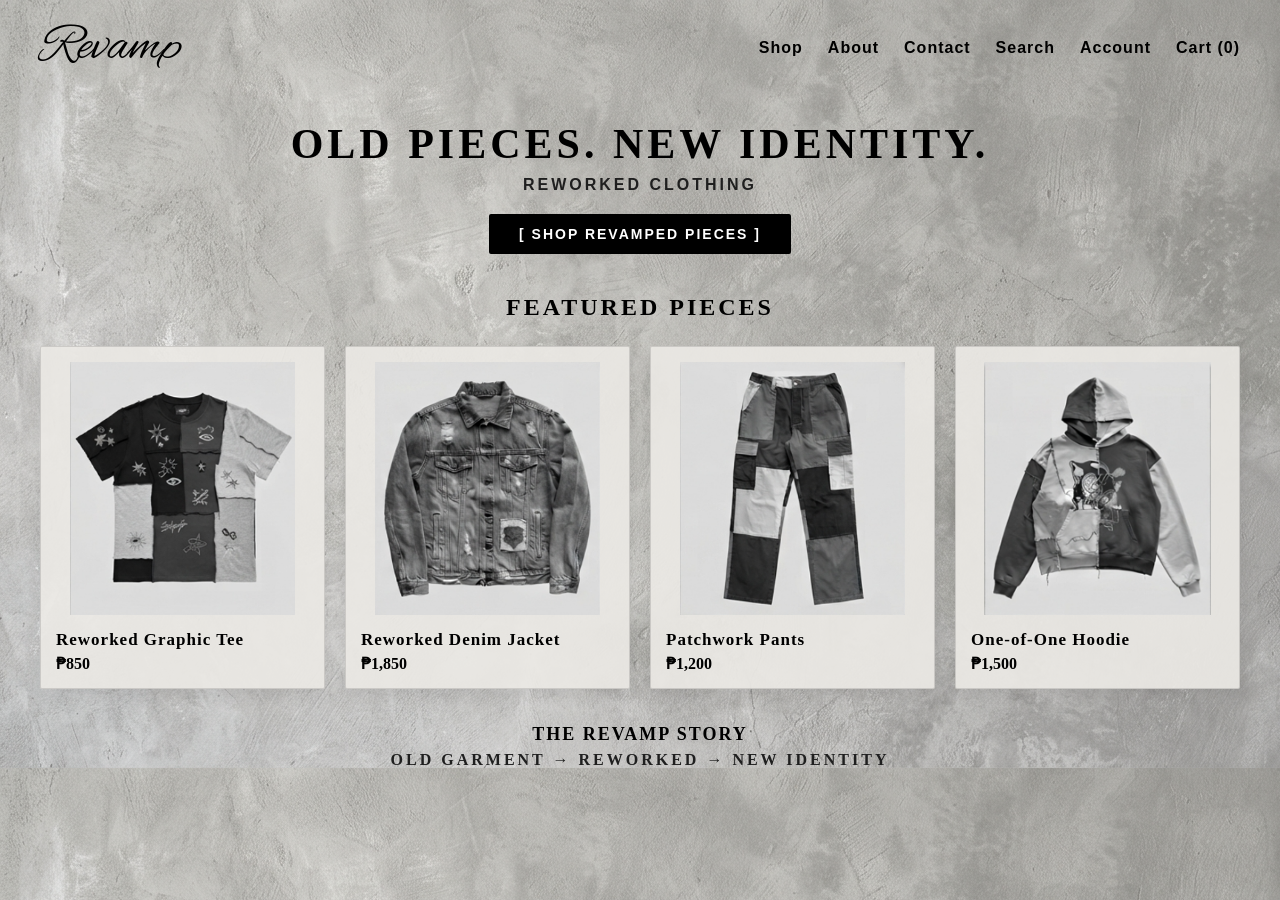
<file: Revamp/Revamp/website/index.html>
<!DOCTYPE html>
<html lang="en">
<head>
    <meta charset="UTF-8">
    <meta name="viewport" content="width=device-width, initial-scale=1.0">
    <title>Revamp - Reworked Clothing</title>
    <link rel="preconnect" href="https://fonts.googleapis.com">
    <link rel="preconnect" href="https://fonts.gstatic.com" crossorigin>
    <link href="https://fonts.googleapis.com/css2?family=Alex+Brush&display=swap" rel="stylesheet">
    <link rel="stylesheet" href="css/style.css">
</head>
<body>

    <header class="site-header">
        <a href="index.html" class="site-logo">Revamp</a>
        <ul class="nav-links">
            <li><a href="shop.html">Shop</a></li>
            <li><a href="#">About</a></li>
            <li><a href="#">Contact</a></li>
            <li><a href="#">Search</a></li>
            <li><a href="#">Account</a></li>
            <li><a href="cart.html">Cart (0)</a></li>
        </ul>
    </header>

    <section class="hero">
        <h1>OLD PIECES. NEW IDENTITY.</h1>
        <p>REWORKED CLOTHING</p>
        <a href="shop.html" class="shop-btn">[ SHOP REVAMPED PIECES ]</a>
    </section>

    <section class="featured-section">
        <h2 class="featured-title">FEATURED PIECES</h2>
        <div id="featuredGrid" class="products-grid"></div>

        <div class="revamp-story">
            <h3>THE REVAMP STORY</h3>
            <p>OLD GARMENT &rarr; REWORKED &rarr; NEW IDENTITY</p>
        </div>
    </section>

    <script src="js/main.js"></script>
</body>
</html>
</file>
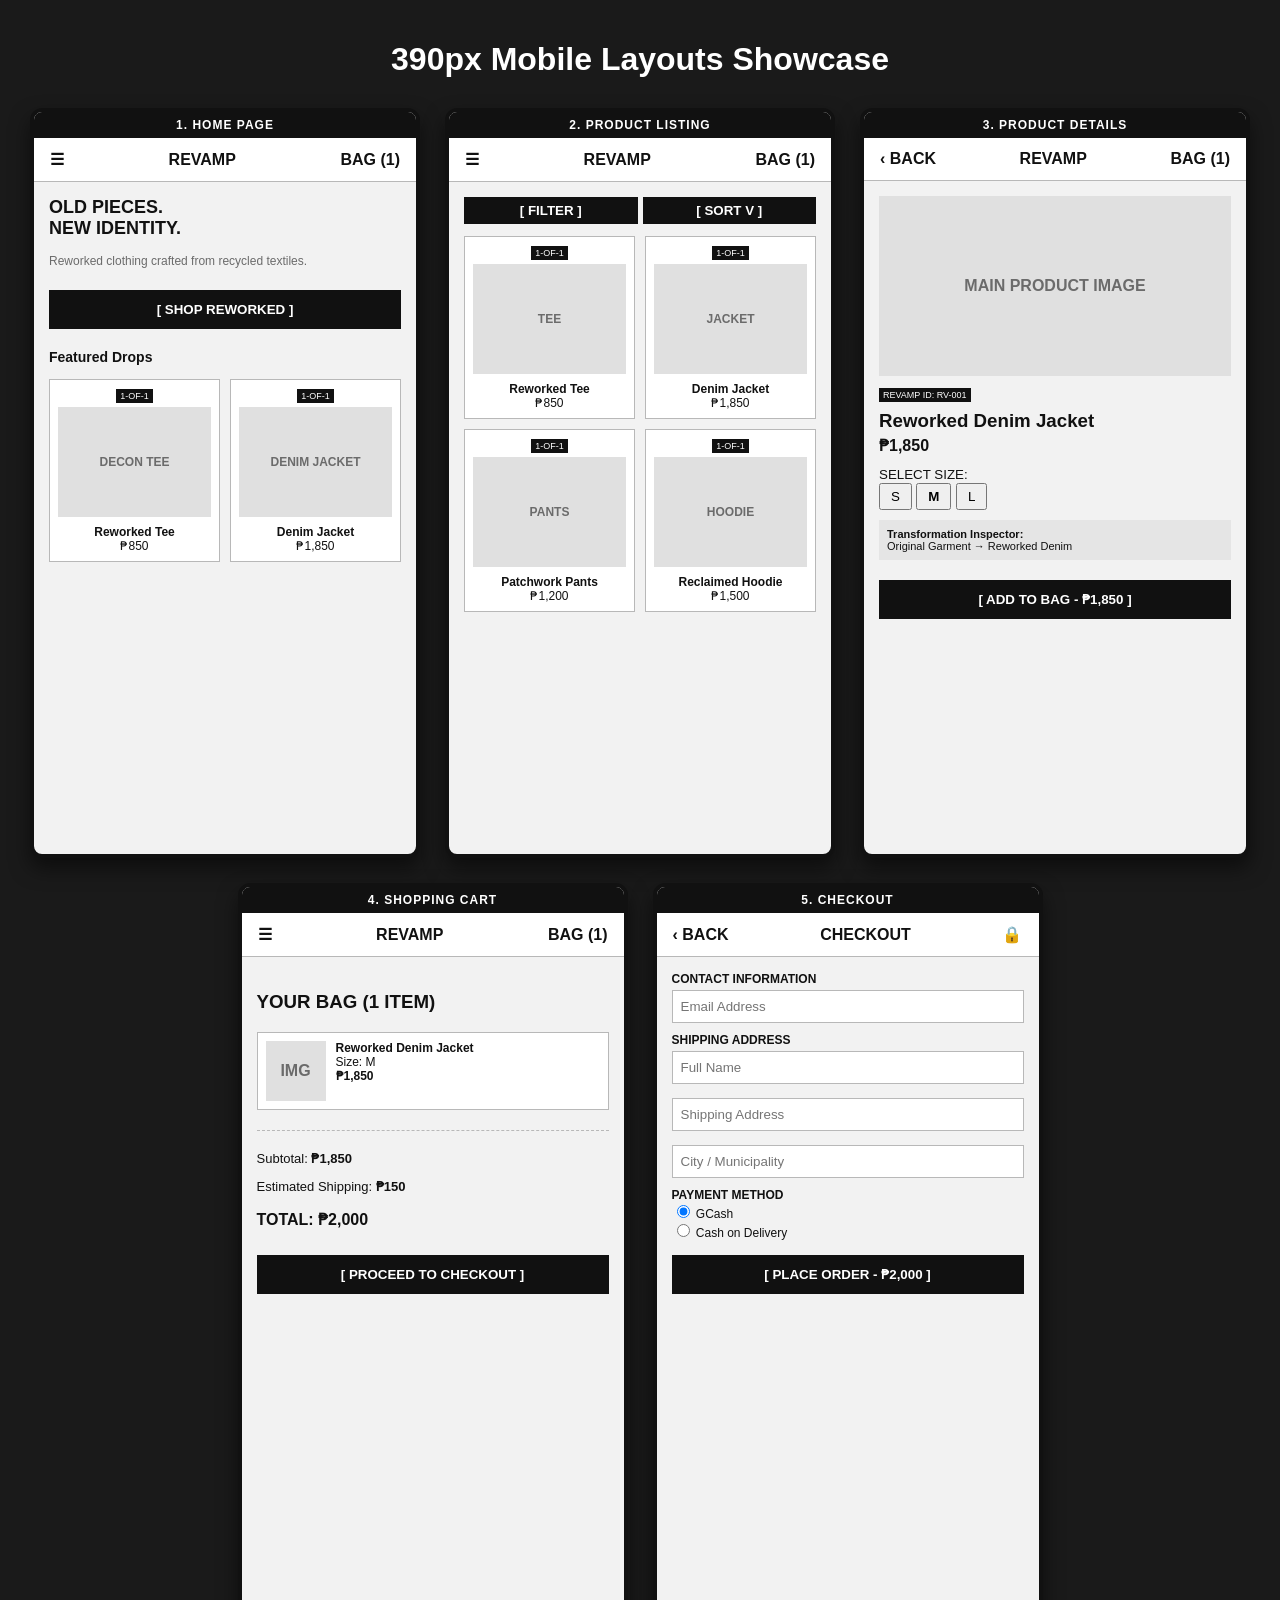
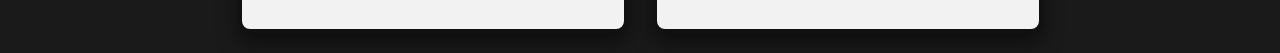
<file: Revamp/mobile.html>
<!DOCTYPE html>
<html lang="en">
<head>
  <meta charset="UTF-8">
  <meta name="viewport" content="width=device-width, initial-scale=1.0">
  <title>REVAMP - Mobile Layouts Showcase</title>
  <style>
    :root {
      --bg-color: #F2F2F2;
      --card-bg: #FFFFFF;
      --dark-color: #111111;
      --border-color: #B8B8B8;
      --accent-gray: #6B6B6B;
    }

    body {
      font-family: 'Inter', sans-serif;
      background-color: #1a1a1a;
      color: var(--dark-color);
      padding: 20px;
      margin: 0;
    }

    h1 {
      color: #ffffff;
      text-align: center;
      margin-bottom: 30px;
    }

    /* Grid container for 5 mobile screens */
    .mobile-grid {
      display: flex;
      flex-wrap: wrap;
      gap: 25px;
      justify-content: center;
    }

    /* Standard 390px Mobile Frame */
    .mobile-frame {
      width: 390px;
      height: 750px;
      background-color: var(--bg-color);
      border: 4px solid var(--dark-color);
      border-radius: 12px;
      box-shadow: 0 10px 20px rgba(0,0,0,0.5);
      display: flex;
      flex-direction: column;
      overflow-y: auto;
      box-sizing: border-box;
    }

    /* Screen Title Header */
    .screen-label {
      background: var(--dark-color);
      color: #fff;
      padding: 6px;
      font-size: 12px;
      text-transform: uppercase;
      font-weight: bold;
      text-align: center;
      letter-spacing: 1px;
    }

    /* Universal Mobile Header */
    .header {
      background-color: var(--card-bg);
      border-bottom: 1px solid var(--border-color);
      padding: 12px 16px;
      display: flex;
      justify-content: space-between;
      align-items: center;
      font-weight: bold;
    }

    .content {
      padding: 15px;
      flex: 1;
    }

    .btn-dark {
      background-color: var(--dark-color);
      color: white;
      border: none;
      padding: 12px;
      width: 100%;
      font-weight: bold;
      text-transform: uppercase;
      cursor: pointer;
      margin-top: 10px;
    }

    .product-grid {
      display: grid;
      grid-template-columns: 1fr 1fr;
      gap: 10px;
    }

    .product-card {
      background-color: var(--card-bg);
      border: 1px solid var(--border-color);
      padding: 8px;
      text-align: center;
      font-size: 12px;
    }

    .product-img {
      width: 100%;
      height: 110px;
      background-color: #e0e0e0;
      display: flex;
      align-items: center;
      justify-content: center;
      font-weight: bold;
      color: var(--accent-gray);
      margin-bottom: 8px;
    }

    .badge {
      background: var(--dark-color);
      color: #fff;
      font-size: 9px;
      padding: 2px 4px;
      display: inline-block;
      margin-bottom: 4px;
    }

    .input-field {
      width: 100%;
      padding: 8px;
      margin: 4px 0 10px 0;
      border: 1px solid var(--border-color);
      box-sizing: border-box;
    }
  </style>
</head>
<body>

  <h1>390px Mobile Layouts Showcase</h1>

  <div class="mobile-grid">

    <!-- 1. HOME PAGE -->
    <div class="mobile-frame">
      <div class="screen-label">1. Home Page</div>
      <div class="header">
        <span>☰</span>
        <span>REVAMP</span>
        <span>BAG (1)</span>
      </div>
      <div class="content">
        <h2 style="font-size: 18px; margin-top: 0;">OLD PIECES.<br>NEW IDENTITY.</h2>
        <p style="font-size: 12px; color: var(--accent-gray);">Reworked clothing crafted from recycled textiles.</p>
        <button class="btn-dark">[ SHOP REWORKED ]</button>
        <h3 style="font-size: 14px; margin-top: 20px;">Featured Drops</h3>
        <div class="product-grid">
          <div class="product-card">
            <span class="badge">1-OF-1</span>
            <div class="product-img">DECON TEE</div>
            <b>Reworked Tee</b><br>₱850
          </div>
          <div class="product-card">
            <span class="badge">1-OF-1</span>
            <div class="product-img">DENIM JACKET</div>
            <b>Denim Jacket</b><br>₱1,850
          </div>
        </div>
      </div>
    </div>

    <!-- 2. PRODUCT LISTING -->
    <div class="mobile-frame">
      <div class="screen-label">2. Product Listing</div>
      <div class="header">
        <span>☰</span>
        <span>REVAMP</span>
        <span>BAG (1)</span>
      </div>
      <div class="content">
        <div style="display: flex; gap: 5px; margin-bottom: 12px;">
          <button class="btn-dark" style="margin:0; padding:6px;">[ FILTER ]</button>
          <button class="btn-dark" style="margin:0; padding:6px;">[ SORT v ]</button>
        </div>
        <div class="product-grid">
          <div class="product-card">
            <span class="badge">1-OF-1</span>
            <div class="product-img">TEE</div>
            <b>Reworked Tee</b><br>₱850
          </div>
          <div class="product-card">
            <span class="badge">1-OF-1</span>
            <div class="product-img">JACKET</div>
            <b>Denim Jacket</b><br>₱1,850
          </div>
          <div class="product-card">
            <span class="badge">1-OF-1</span>
            <div class="product-img">PANTS</div>
            <b>Patchwork Pants</b><br>₱1,200
          </div>
          <div class="product-card">
            <span class="badge">1-OF-1</span>
            <div class="product-img">HOODIE</div>
            <b>Reclaimed Hoodie</b><br>₱1,500
          </div>
        </div>
      </div>
    </div>

    <!-- 3. PRODUCT DETAILS -->
    <div class="mobile-frame">
      <div class="screen-label">3. Product Details</div>
      <div class="header">
        <span>‹ BACK</span>
        <span>REVAMP</span>
        <span>BAG (1)</span>
      </div>
      <div class="content">
        <div class="product-img" style="height: 180px;">MAIN PRODUCT IMAGE</div>
        <span class="badge">REVAMP ID: RV-001</span>
        <h3 style="margin: 4px 0;">Reworked Denim Jacket</h3>
        <p style="margin: 0 0 10px 0; font-weight: bold;">₱1,850</p>
        <div style="margin-bottom: 10px;">
          <small>SELECT SIZE:</small><br>
          <button style="padding: 4px 10px;">S</button>
          <button style="padding: 4px 10px; font-weight: bold;">M</button>
          <button style="padding: 4px 10px;">L</button>
        </div>
        <div style="background: #e5e5e5; padding: 8px; font-size: 11px; margin-bottom: 10px;">
          <b>Transformation Inspector:</b><br>
          Original Garment → Reworked Denim
        </div>
        <button class="btn-dark">[ ADD TO BAG - ₱1,850 ]</button>
      </div>
    </div>

    <!-- 4. SHOPPING CART -->
    <div class="mobile-frame">
      <div class="screen-label">4. Shopping Cart</div>
      <div class="header">
        <span>☰</span>
        <span>REVAMP</span>
        <span>BAG (1)</span>
      </div>
      <div class="content">
        <h3>YOUR BAG (1 ITEM)</h3>
        <div style="display: flex; gap: 10px; background: white; padding: 8px; border: 1px solid var(--border-color);">
          <div class="product-img" style="width: 60px; height: 60px; margin: 0;">IMG</div>
          <div style="font-size: 12px; flex: 1;">
            <b>Reworked Denim Jacket</b><br>
            Size: M<br>
            <b>₱1,850</b>
          </div>
        </div>
        <hr style="margin: 20px 0; border: none; border-top: 1px dashed var(--border-color);">
        <div style="font-size: 13px;">
          <p>Subtotal: <b>₱1,850</b></p>
          <p>Estimated Shipping: <b>₱150</b></p>
          <p style="font-size: 16px;"><b>TOTAL: ₱2,000</b></p>
        </div>
        <button class="btn-dark">[ PROCEED TO CHECKOUT ]</button>
      </div>
    </div>

    <!-- 5. CHECKOUT SCREEN -->
    <div class="mobile-frame">
      <div class="screen-label">5. Checkout</div>
      <div class="header">
        <span>‹ BACK</span>
        <span>CHECKOUT</span>
        <span>🔒</span>
      </div>
      <div class="content" style="font-size: 12px;">
        <b>CONTACT INFORMATION</b>
        <input class="input-field" type="email" placeholder="Email Address">

        <b>SHIPPING ADDRESS</b>
        <input class="input-field" type="text" placeholder="Full Name">
        <input class="input-field" type="text" placeholder="Shipping Address">
        <input class="input-field" type="text" placeholder="City / Municipality">

        <b>PAYMENT METHOD</b><br>
        <label><input type="radio" name="pay" checked> GCash</label><br>
        <label><input type="radio" name="pay"> Cash on Delivery</label>

        <button class="btn-dark" style="margin-top: 15px;">[ PLACE ORDER - ₱2,000 ]</button>
      </div>
    </div>

  </div>

</body>
</html>
</file>
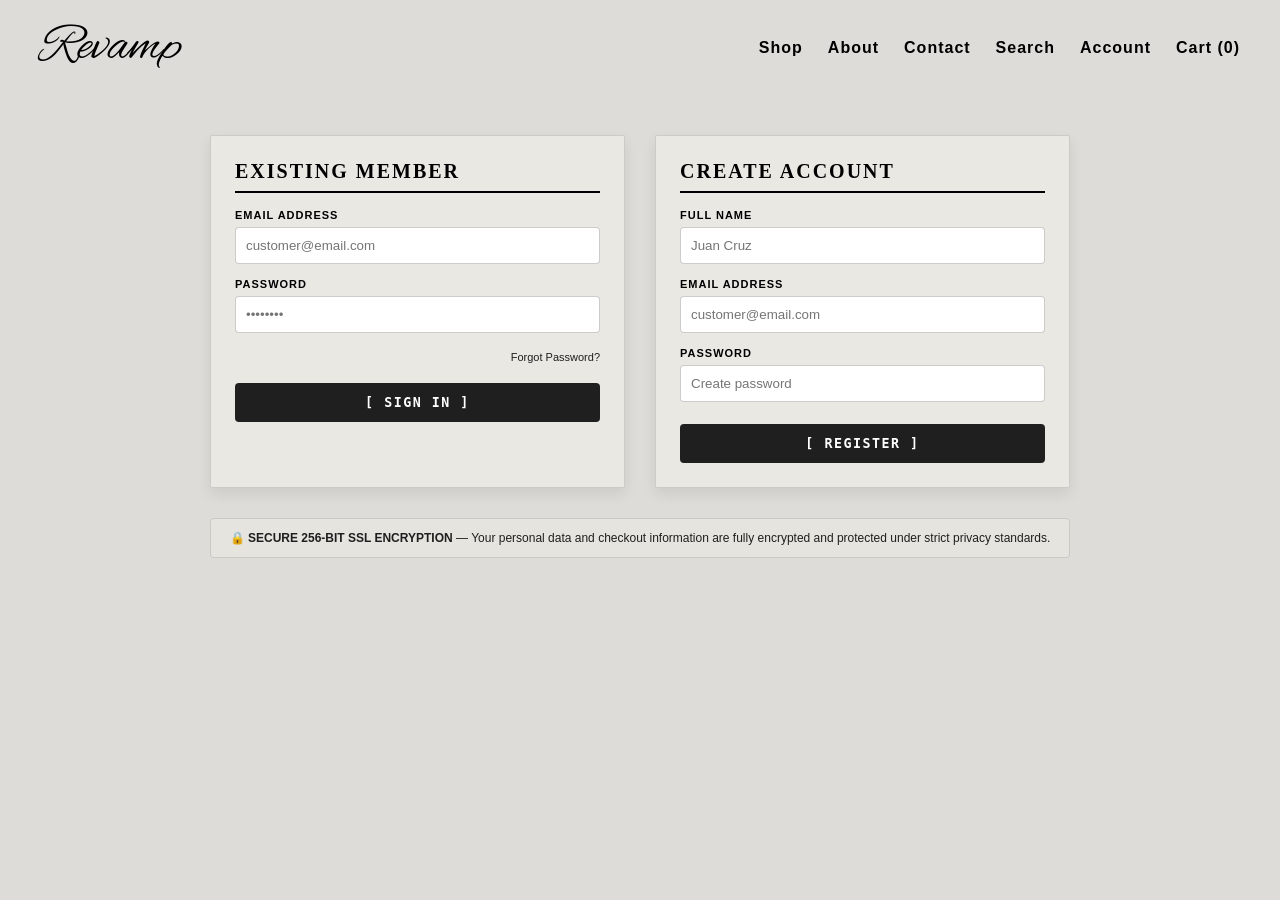
<file: Revamp/Revamp/website/account.html>
<!DOCTYPE html>
<html lang="en">
<head>
  <meta charset="UTF-8">
  <meta name="viewport" content="width=device-width, initial-scale=1.0">
  <title>Account Access - Revamp</title>
  <link rel="preconnect" href="https://fonts.googleapis.com">
  <link rel="preconnect" href="https://fonts.gstatic.com" crossorigin>
  <link href="https://fonts.googleapis.com/css2?family=Alex+Brush&display=swap" rel="stylesheet">
  <style>
    :root {
        --color-black: #000000;
        --color-dark-gray: #1f1f1f;
        --color-bg-textured: #dedcd8;
        --color-card-bg: rgba(235, 233, 228, 0.92);
        --color-white: #ffffff;
        --font-logo: 'Alex Brush', cursive;
        --font-heading: 'Times New Roman', serif;
        --font-body: 'Inter', sans-serif;
    }
    * {
        box-sizing: border-box;
        margin: 0;
        padding: 0;
    }
    body {
        background-color: var(--color-bg-textured);
        color: var(--color-black);
        font-family: var(--font-body);
        min-height: 100vh;
    }
    .site-header {
        display: flex;
        justify-content: space-between;
        align-items: center;
        padding: 15px 40px;
    }
    .site-logo {
        font-family: var(--font-logo);
        font-size: 52px;
        text-decoration: none;
        color: var(--color-black);
        font-weight: normal;
    }
    .nav-links {
        display: flex;
        gap: 25px;
        list-style: none;
    }
    .nav-links a {
        text-decoration: none;
        color: var(--color-black);
        font-size: 16px;
        font-weight: 600;
        letter-spacing: 1px;
    }
    .auth-grid {
        max-width: 900px;
        margin: 40px auto;
        display: grid;
        grid-template-columns: 1fr 1fr;
        gap: 30px;
        padding: 0 20px;
    }
    @media (max-width: 768px) {
        .auth-grid {
            grid-template-columns: 1fr;
        }
    }
    .auth-box {
        background: var(--color-card-bg);
        border: 1px solid rgba(0, 0, 0, 0.12);
        box-shadow: 0px 6px 14px rgba(0, 0, 0, 0.08);
        padding: 24px;
        border-radius: 2px;
    }
    .auth-title {
        font-family: var(--font-heading);
        font-size: 20px;
        letter-spacing: 2px;
        text-transform: uppercase;
        margin-bottom: 16px;
        border-bottom: 2px solid var(--color-black);
        padding-bottom: 8px;
    }
    .auth-form-group {
        margin-bottom: 14px;
        display: flex;
        flex-direction: column;
        gap: 6px;
    }
    .auth-form-group label {
        display: block;
        font-size: 11px;
        font-weight: 600;
        letter-spacing: 1px;
        text-transform: uppercase;
        font-family: var(--font-body);
    }
    .auth-form-group input {
        width: 100%;
        padding: 10px;
        border: 1px solid rgba(0, 0, 0, 0.2);
        background: var(--color-white);
        box-sizing: border-box;
        font-family: var(--font-body);
        border-radius: 4px;
    }
    .auth-form-group input:focus {
        border-color: var(--color-black);
        outline: none;
    }
    .auth-forgot-wrap {
        text-align: right;
        margin-bottom: 10px;
    }
    .auth-forgot-link {
        font-size: 11px;
        color: var(--color-dark-gray);
        text-decoration: none;
    }
    .btn-action {
        background-color: var(--color-dark-gray);
        color: var(--color-white);
        border: none;
        padding: 12px;
        width: 100%;
        font-family: monospace;
        font-weight: 600;
        letter-spacing: 1.5px;
        text-transform: uppercase;
        cursor: pointer;
        margin-top: 8px;
        border-radius: 4px;
        transition: background-color 0.2s ease;
    }
    .btn-action:hover {
        background-color: var(--color-black);
    }
    .security-notice {
        grid-column: 1 / -1;
        background: rgba(235, 233, 228, 0.6);
        border: 1px solid rgba(0, 0, 0, 0.12);
        padding: 12px;
        text-align: center;
        font-size: 12px;
        color: var(--color-dark-gray);
        border-radius: 4px;
    }
  </style>
</head>
<body>

  <header class="site-header">
    <a href="index.html" class="site-logo">Revamp</a>
    <ul class="nav-links">
      <li><a href="shop.html">Shop</a></li>
      <li><a href="#">About</a></li>
      <li><a href="#">Contact</a></li>
      <li><a href="#">Search</a></li>
      <li><a href="account.html">Account</a></li>
      <li><a href="cart.html" id="cartNavCount">Cart (0)</a></li>
    </ul>
  </header>

  <div class="auth-grid">
    <div class="auth-box">
      <h2 class="auth-title">Existing Member</h2>
      <form action="#" method="POST" onsubmit="event.preventDefault(); alert('Sign in functionality simulated successfully.');">
        <div class="auth-form-group">
          <label>Email Address</label>
          <input type="email" placeholder="customer@email.com" required>
        </div>
        <div class="auth-form-group">
          <label>Password</label>
          <input type="password" placeholder="••••••••" required>
        </div>
        <div class="auth-forgot-wrap">
          <a href="#" class="auth-forgot-link">Forgot Password?</a>
        </div>
        <button type="submit" class="btn-action">[ SIGN IN ]</button>
      </form>
    </div>

    <div class="auth-box">
      <h2 class="auth-title">Create Account</h2>
      <form action="#" method="POST" onsubmit="event.preventDefault(); alert('Account registration simulated successfully.');">
        <div class="auth-form-group">
          <label>Full Name</label>
          <input type="text" placeholder="Juan Cruz" required>
        </div>
        <div class="auth-form-group">
          <label>Email Address</label>
          <input type="email" placeholder="customer@email.com" required>
        </div>
        <div class="auth-form-group">
          <label>Password</label>
          <input type="password" placeholder="Create password" required>
        </div>
        <button type="submit" class="btn-action">[ REGISTER ]</button>
      </form>
    </div>

    <div class="security-notice">
      🔒 <b>SECURE 256-BIT SSL ENCRYPTION</b> — Your personal data and checkout information are fully encrypted and protected under strict privacy standards.
    </div>
  </div>

  <script src="js/main.js"></script>
</body>
</html>
</file>
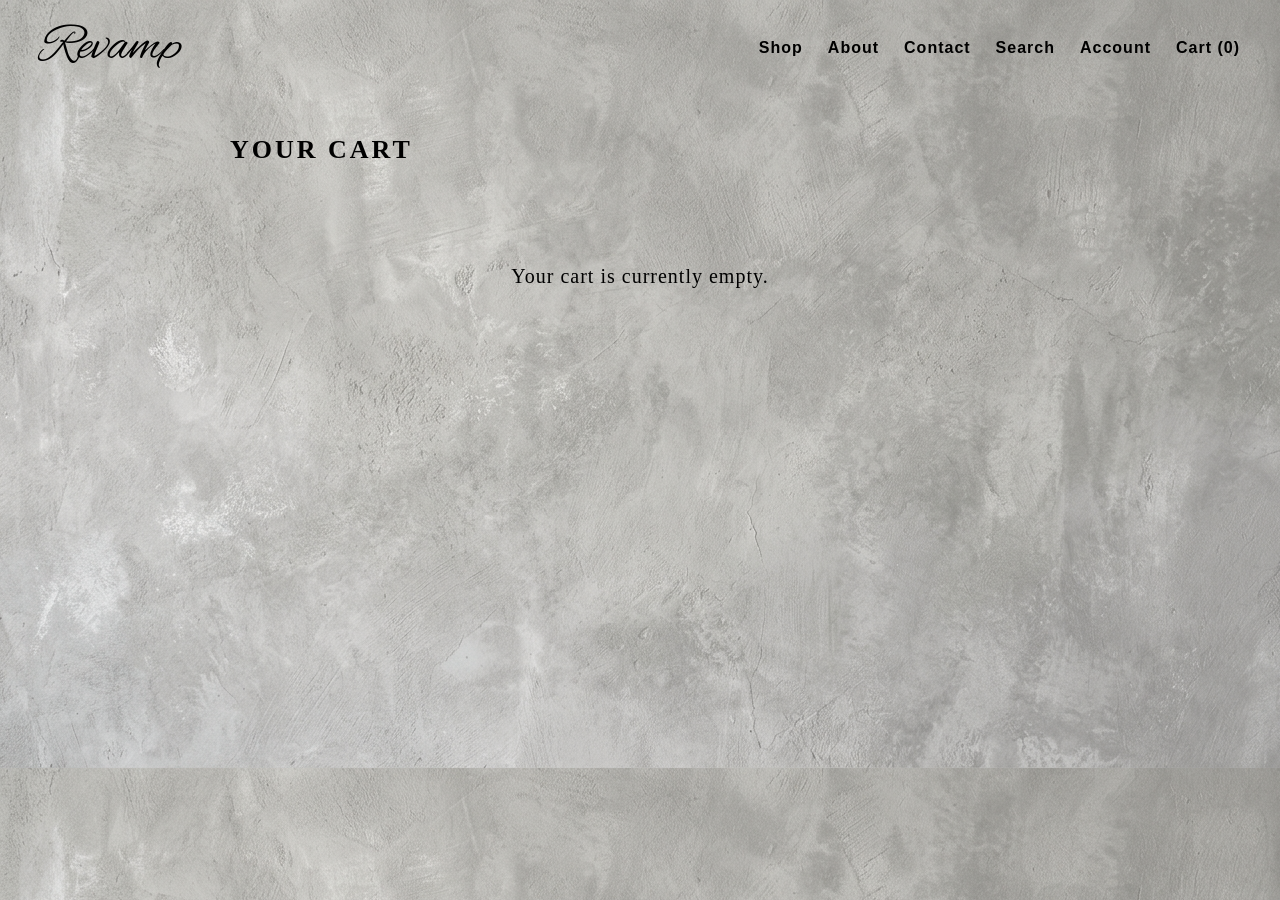
<file: Revamp/Revamp/website/cart.html>
<!DOCTYPE html>
<html lang="en">
<head>
    <meta charset="UTF-8">
    <meta name="viewport" content="width=device-width, initial-scale=1.0">
    <title>Your Cart - Revamp</title>
    <link rel="preconnect" href="https://fonts.googleapis.com">
    <link rel="preconnect" href="https://fonts.gstatic.com" crossorigin>
    <link href="https://fonts.googleapis.com/css2?family=Alex+Brush&display=swap" rel="stylesheet">
    <link rel="stylesheet" href="css/style.css">
</head>
<body>

    <header class="site-header">
        <a href="index.html" class="site-logo">Revamp</a>
        <ul class="nav-links">
            <li><a href="shop.html">Shop</a></li>
            <li><a href="#">About</a></li>
            <li><a href="#">Contact</a></li>
            <li><a href="#">Search</a></li>
            <li><a href="#">Account</a></li>
            <li><a href="cart.html" id="cartNavCount">Cart (0)</a></li>
        </ul>
    </header>

    <main class="cart-container">
        <h1 class="cart-title">YOUR CART</h1>
        
        <div id="cartItemsList" class="cart-items-list"></div>

        <div class="cart-summary" id="cartSummary">
            <div class="cart-subtotal" id="cartSubtotal">SUBTOTAL: ₱0</div>
            <button class="checkout-btn" onclick="window.location.href='checkout.html'">[ CHECKOUT ]</button>
        </div>
    </main>

    <script src="js/main.js"></script>
</body>
</html>
</file>
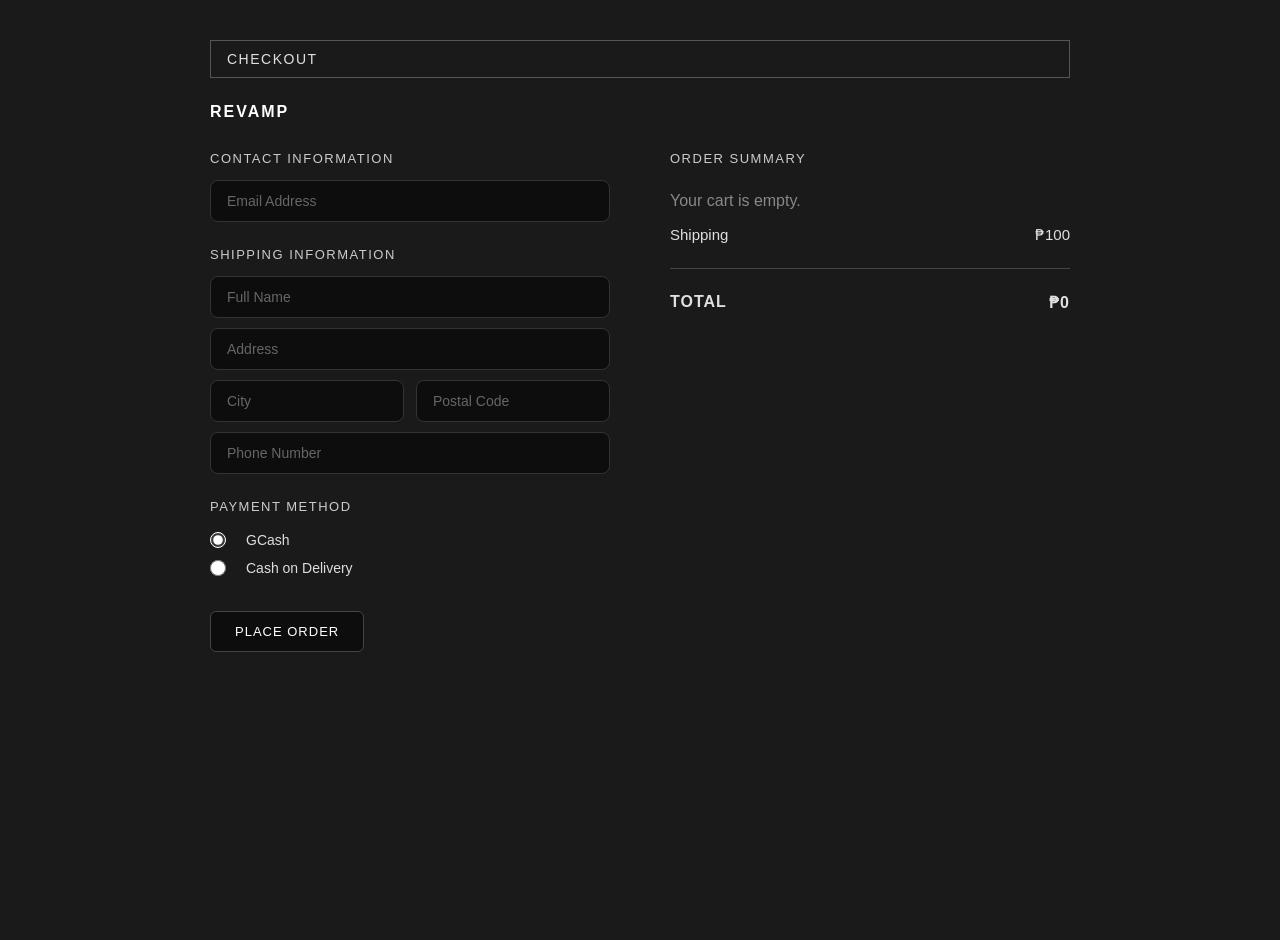
<file: Revamp/Revamp/website/checkout.html>
<!DOCTYPE html>
<html lang="en">
<head>
    <meta charset="UTF-8">
    <meta name="viewport" content="width=device-width, initial-scale=1.0">
    <title>Checkout - Revamp</title>
    <link rel="preconnect" href="https://fonts.googleapis.com">
    <link rel="preconnect" href="https://fonts.gstatic.com" crossorigin>
    <link href="https://fonts.googleapis.com/css2?family=Alex+Brush&display=swap" rel="stylesheet">
    <link rel="stylesheet" href="css/style.css">
</head>
<body class="checkout-body">

    <main class="checkout-wrapper">
        <div class="checkout-top-header">CHECKOUT</div>
        <div class="checkout-brand">REVAMP</div>

        <div class="checkout-grid">
            <form id="checkoutForm" class="checkout-form-col">
                <div class="form-group">
                    <label class="form-section-title">CONTACT INFORMATION</label>
                    <input type="email" placeholder="Email Address" required class="dark-input">
                </div>

                <div class="form-group">
                    <label class="form-section-title">SHIPPING INFORMATION</label>
                    <input type="text" placeholder="Full Name" required class="dark-input">
                    <input type="text" placeholder="Address" required class="dark-input">
                    <div class="input-row">
                        <input type="text" placeholder="City" required class="dark-input">
                        <input type="text" placeholder="Postal Code" required class="dark-input">
                    </div>
                    <input type="tel" placeholder="Phone Number" required class="dark-input">
                </div>

                <div class="form-group">
                    <label class="form-section-title">PAYMENT METHOD</label>
                    <div class="payment-options">
                        <label class="radio-label">
                            <input type="radio" name="payment" value="GCash" checked>
                            <span class="custom-radio"></span> GCash
                        </label>
                        <label class="radio-label">
                            <input type="radio" name="payment" value="Cash on Delivery">
                            <span class="custom-radio"></span> Cash on Delivery
                        </label>
                    </div>
                </div>

                <button type="submit" class="place-order-btn">PLACE ORDER</button>
            </form>

            <div class="checkout-summary-col">
                <h2 class="summary-title">ORDER SUMMARY</h2>
                <div id="checkoutSummaryList" class="summary-items"></div>
                <div class="summary-row">
                    <span>Shipping</span>
                    <span id="checkoutShipping">₱100</span>
                </div>
                <hr class="summary-divider">
                <div class="summary-row total-row">
                    <span>TOTAL</span>
                    <span id="checkoutTotal">₱0</span>
                </div>
            </div>
        </div>
    </main>

    <script src="js/main.js"></script>
</body>
</html>
</file>
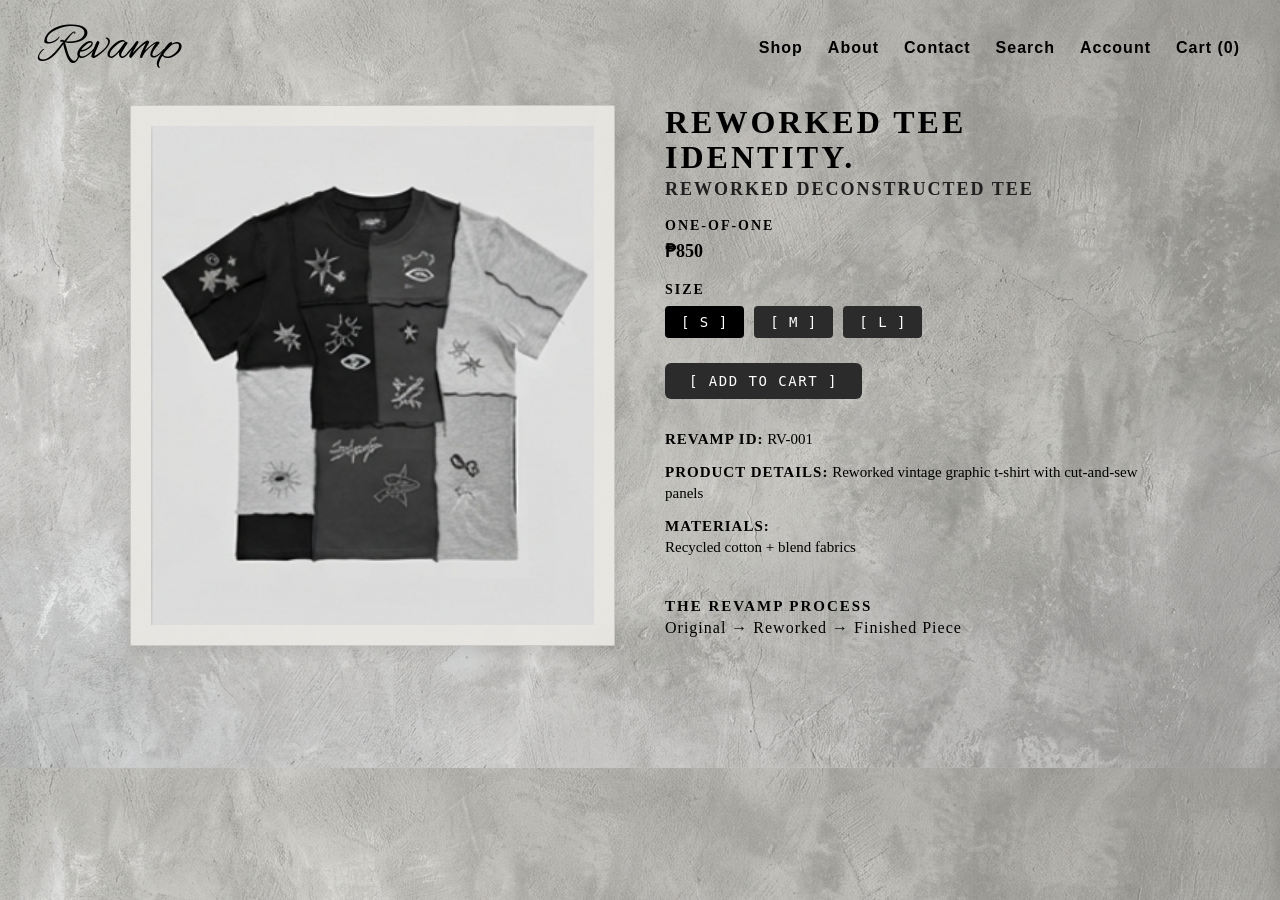
<file: Revamp/Revamp/website/product.html>
<!DOCTYPE html>
<html lang="en">
<head>
    <meta charset="UTF-8">
    <meta name="viewport" content="width=device-width, initial-scale=1.0">
    <title>Product Details - Revamp</title>
    <link rel="preconnect" href="https://fonts.googleapis.com">
    <link rel="preconnect" href="https://fonts.gstatic.com" crossorigin>
    <link href="https://fonts.googleapis.com/css2?family=Alex+Brush&display=swap" rel="stylesheet">
    <link rel="stylesheet" href="css/style.css">
</head>
<body>

    <header class="site-header">
        <a href="index.html" class="site-logo">Revamp</a>
        <ul class="nav-links">
            <li><a href="shop.html">Shop</a></li>
            <li><a href="#">About</a></li>
            <li><a href="#">Contact</a></li>
            <li><a href="#">Search</a></li>
            <li><a href="#">Account</a></li>
            <li><a href="cart.html">Cart (0)</a></li>
        </ul>
    </header>

    <main class="product-detail-container" id="productDetailContainer">
    </main>

    <script src="js/main.js"></script>
</body>
</html>
</file>
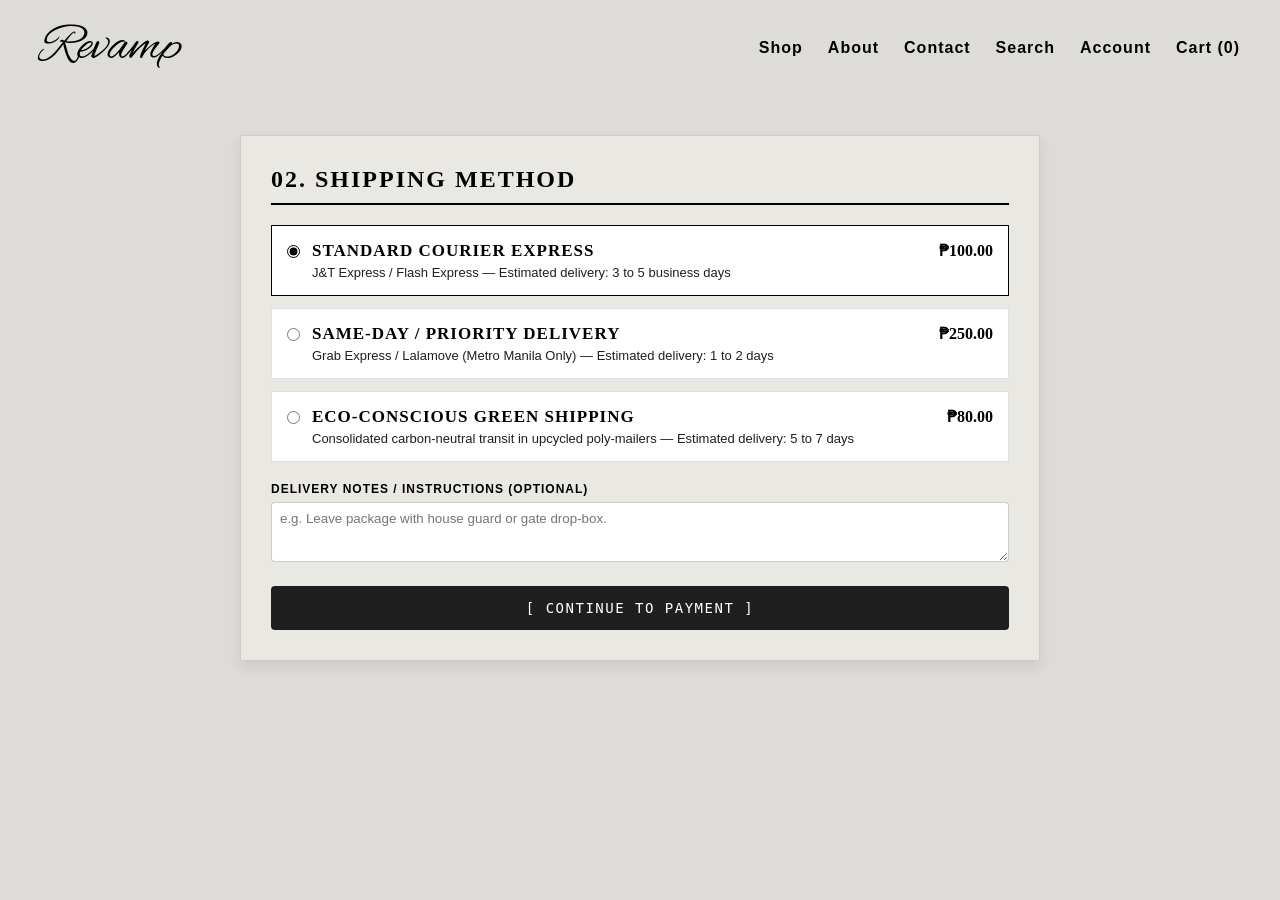
<file: Revamp/Revamp/website/shipping.html>
<!DOCTYPE html>
<html lang="en">
<head>
  <meta charset="UTF-8">
  <meta name="viewport" content="width=device-width, initial-scale=1.0">
  <title>Shipping Method - Revamp</title>
  <link rel="preconnect" href="https://fonts.googleapis.com">
  <link rel="preconnect" href="https://fonts.gstatic.com" crossorigin>
  <link href="https://fonts.googleapis.com/css2?family=Alex+Brush&display=swap" rel="stylesheet">
  <style>
    :root {
        --color-black: #000000;
        --color-dark-gray: #1f1f1f;
        --color-bg-textured: #dedcd8;
        --color-card-bg: rgba(235, 233, 228, 0.92);
        --color-white: #ffffff;
        --font-logo: 'Alex Brush', cursive;
        --font-heading: 'Times New Roman', serif;
        --font-body: 'Inter', sans-serif;
    }
    * {
        box-sizing: border-box;
        margin: 0;
        padding: 0;
    }
    body {
        background-color: var(--color-bg-textured);
        color: var(--color-black);
        font-family: var(--font-body);
        min-height: 100vh;
    }
    .site-header {
        display: flex;
        justify-content: space-between;
        align-items: center;
        padding: 15px 40px;
    }
    .site-logo {
        font-family: var(--font-logo);
        font-size: 52px;
        text-decoration: none;
        color: var(--color-black);
        font-weight: normal;
    }
    .nav-links {
        display: flex;
        gap: 25px;
        list-style: none;
    }
    .nav-links a {
        text-decoration: none;
        color: var(--color-black);
        font-size: 16px;
        font-weight: 600;
        letter-spacing: 1px;
    }
    .shipping-container {
        max-width: 800px;
        margin: 40px auto;
        padding: 30px;
        background: var(--color-card-bg);
        border: 1px solid rgba(0, 0, 0, 0.12);
        box-shadow: 0px 6px 14px rgba(0, 0, 0, 0.08);
        border-radius: 2px;
    }
    .shipping-page-title {
        font-family: var(--font-heading);
        text-transform: uppercase;
        font-size: 24px;
        letter-spacing: 2px;
        margin-bottom: 20px;
        border-bottom: 2px solid var(--color-black);
        padding-bottom: 10px;
    }
    .shipping-option {
        border: 1px solid rgba(0, 0, 0, 0.12);
        padding: 15px;
        margin-bottom: 12px;
        display: flex;
        align-items: flex-start;
        gap: 12px;
        cursor: pointer;
        background: var(--color-white);
        transition: border-color 0.2s;
    }
    .shipping-option:hover, .shipping-option.active {
        border-color: var(--color-black);
    }
    .shipping-option input[type="radio"] {
        accent-color: var(--color-black);
        margin-top: 4px;
    }
    .shipping-details {
        flex: 1;
    }
    .shipping-title {
        font-family: var(--font-heading);
        font-weight: 700;
        font-size: 17px;
        text-transform: uppercase;
        letter-spacing: 1px;
    }
    .shipping-desc {
        font-size: 13px;
        color: var(--color-dark-gray);
        margin-top: 4px;
        font-family: var(--font-body);
    }
    .shipping-price {
        font-family: var(--font-heading);
        font-weight: 700;
        font-size: 16px;
    }
    .shipping-notes-wrap {
        margin-top: 20px;
    }
    .shipping-notes-label {
        font-size: 12px;
        font-weight: 600;
        text-transform: uppercase;
        letter-spacing: 1px;
        display: block;
    }
    .shipping-notes-textarea {
        width: 100%;
        height: 60px;
        margin-top: 6px;
        border: 1px solid rgba(0,0,0,0.2);
        padding: 8px;
        box-sizing: border-box;
        font-family: var(--font-body);
        border-radius: 4px;
    }
    .btn-submit {
        background-color: var(--color-dark-gray);
        color: var(--color-white);
        border: none;
        padding: 14px 20px;
        width: 100%;
        font-family: monospace;
        font-size: 14px;
        letter-spacing: 1.5px;
        cursor: pointer;
        margin-top: 20px;
        border-radius: 4px;
        transition: background-color 0.2s ease;
    }
    .btn-submit:hover {
        background-color: var(--color-black);
    }
  </style>
</head>
<body>

  <header class="site-header">
    <a href="index.html" class="site-logo">Revamp</a>
    <ul class="nav-links">
      <li><a href="shop.html">Shop</a></li>
      <li><a href="#">About</a></li>
      <li><a href="#">Contact</a></li>
      <li><a href="#">Search</a></li>
      <li><a href="account.html">Account</a></li>
      <li><a href="cart.html" id="cartNavCount">Cart (0)</a></li>
    </ul>
  </header>

  <main class="shipping-container">
    <h1 class="shipping-page-title">02. Shipping Method</h1>
    
    <form action="checkout.html" method="GET">
      <label class="shipping-option active">
        <input type="radio" name="shipping" value="standard" checked>
        <div class="shipping-details">
          <div class="shipping-title">Standard Courier Express</div>
          <div class="shipping-desc">J&T Express / Flash Express — Estimated delivery: 3 to 5 business days</div>
        </div>
        <div class="shipping-price">₱100.00</div>
      </label>

      <label class="shipping-option">
        <input type="radio" name="shipping" value="express">
        <div class="shipping-details">
          <div class="shipping-title">Same-Day / Priority Delivery</div>
          <div class="shipping-desc">Grab Express / Lalamove (Metro Manila Only) — Estimated delivery: 1 to 2 days</div>
        </div>
        <div class="shipping-price">₱250.00</div>
      </label>

      <label class="shipping-option">
        <input type="radio" name="shipping" value="eco">
        <div class="shipping-details">
          <div class="shipping-title">Eco-Conscious Green Shipping</div>
          <div class="shipping-desc">Consolidated carbon-neutral transit in upcycled poly-mailers — Estimated delivery: 5 to 7 days</div>
        </div>
        <div class="shipping-price">₱80.00</div>
      </label>

      <div class="shipping-notes-wrap">
        <label class="shipping-notes-label">Delivery Notes / Instructions (Optional)</label>
        <textarea class="shipping-notes-textarea" placeholder="e.g. Leave package with house guard or gate drop-box."></textarea>
      </div>

      <button type="submit" class="btn-submit">[ CONTINUE TO PAYMENT ]</button>
    </form>
  </main>

  <script src="js/main.js"></script>
</body>
</html>
</file>
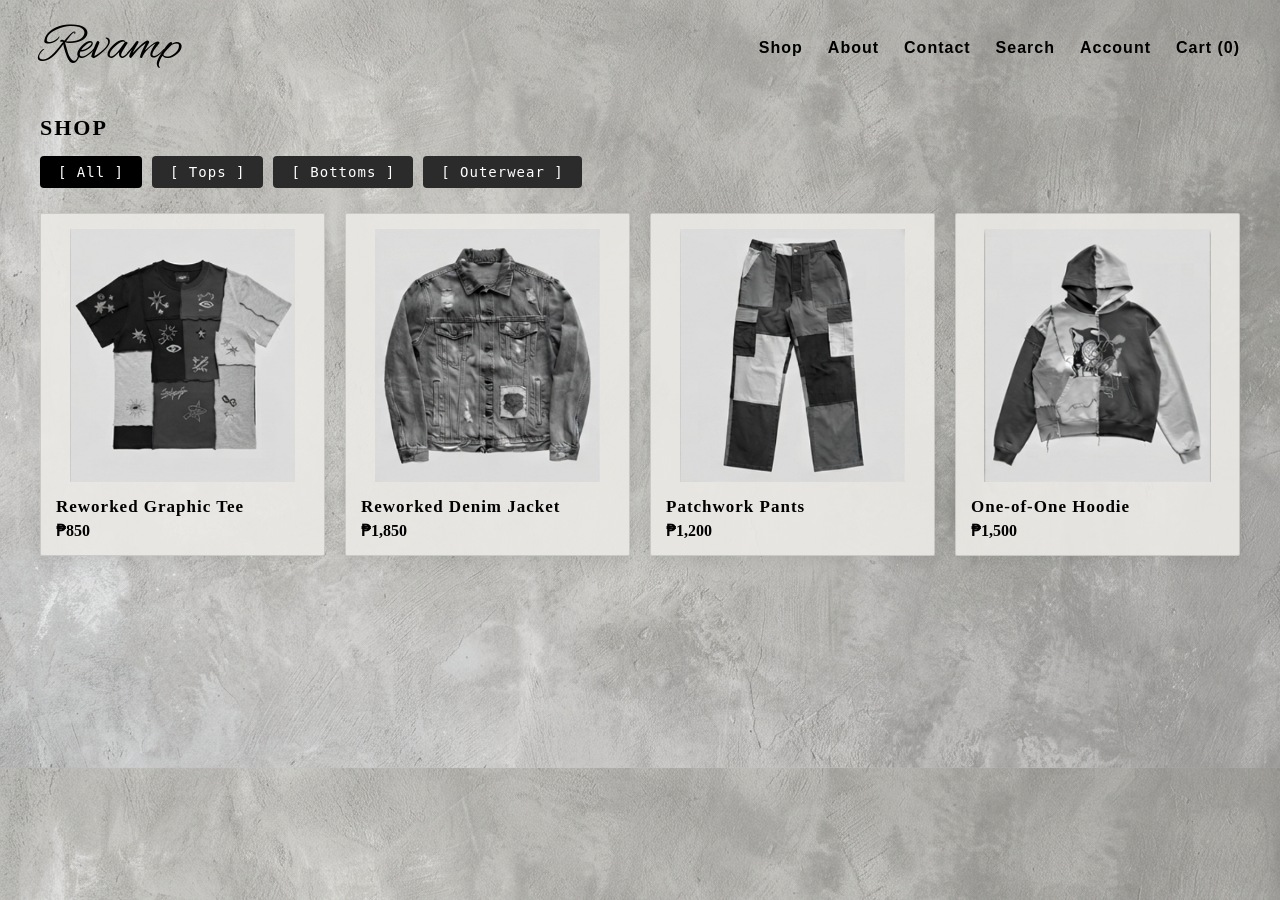
<file: Revamp/Revamp/website/shop.html>
<!DOCTYPE html>
<html lang="en">
<head>
    <meta charset="UTF-8">
    <meta name="viewport" content="width=device-width, initial-scale=1.0">
    <title>Shop - Revamp</title>
    <link rel="preconnect" href="https://fonts.googleapis.com">
    <link rel="preconnect" href="https://fonts.gstatic.com" crossorigin>
    <link href="https://fonts.googleapis.com/css2?family=Alex+Brush&display=swap" rel="stylesheet">
    <link rel="stylesheet" href="css/style.css">
</head>
<body>

    <header class="site-header">
        <a href="index.html" class="site-logo">Revamp</a>
        <ul class="nav-links">
            <li><a href="shop.html">Shop</a></li>
            <li><a href="#">About</a></li>
            <li><a href="#">Contact</a></li>
            <li><a href="#">Search</a></li>
            <li><a href="#">Account</a></li>
            <li><a href="cart.html">Cart (0)</a></li>
        </ul>
    </header>

    <main class="shop-container">
        <h1 class="shop-title">SHOP</h1>

        <div class="category-filters">
            <button class="filter-btn active" data-category="All">[ All ]</button>
            <button class="filter-btn" data-category="Tops">[ Tops ]</button>
            <button class="filter-btn" data-category="Bottoms">[ Bottoms ]</button>
            <button class="filter-btn" data-category="Outerwear">[ Outerwear ]</button>
        </div>

        <div id="shopGrid" class="products-grid"></div>
    </main>

    <script src="js/main.js"></script>
</body>
</html>
</file>
<file: Revamp/Revamp/website/css/style.css>
:root {
    --color-black: #000000;
    --color-dark-gray: #1f1f1f;
    --color-bg-textured: #dedcd8;
    --color-card-bg: rgba(235, 233, 228, 0.92);
    --color-white: #ffffff;
    --font-logo: 'Alex Brush', cursive;
    --font-heading: 'Times New Roman', serif;
    --font-body: 'Inter', sans-serif;
}

* {
    box-sizing: border-box;
    margin: 0;
    padding: 0;
}

body {
    background-color: var(--color-bg-textured);
    background-image: linear-gradient(rgba(240, 238, 234, 0.45), rgba(240, 238, 234, 0.45)), url('../images/bg-texture.jpg');
    background-repeat: repeat;
    background-position: center top;
    color: var(--color-black);
    font-family: var(--font-body);
    min-height: 100vh;
}

.site-header {
    display: flex;
    justify-content: space-between;
    align-items: center;
    padding: 15px 40px;
}

.site-logo {
    font-family: var(--font-logo);
    font-size: 52px;
    text-decoration: none;
    color: var(--color-black);
    font-weight: normal;
}

.nav-links {
    display: flex;
    gap: 25px;
    list-style: none;
}

.nav-links a {
    text-decoration: none;
    color: var(--color-black);
    font-size: 16px;
    font-weight: 600;
    letter-spacing: 1px;
}

.hero {
    text-align: center;
    padding: 25px 20px 20px;
}

.hero h1 {
    font-family: var(--font-heading);
    font-size: 42px;
    font-weight: 700;
    letter-spacing: 4px;
    text-transform: uppercase;
    margin-bottom: 8px;
    color: var(--color-black);
}

.hero p {
    font-size: 16px;
    font-weight: 700;
    letter-spacing: 3px;
    color: var(--color-dark-gray);
    margin-bottom: 20px;
    text-transform: uppercase;
}

.shop-btn {
    display: inline-block;
    padding: 12px 30px;
    background-color: var(--color-black);
    color: var(--color-white);
    text-decoration: none;
    font-size: 14px;
    font-weight: 600;
    letter-spacing: 2px;
    border-radius: 2px;
}

.featured-section {
    padding: 20px 40px 40px;
    text-align: center;
}

.featured-title {
    font-family: var(--font-heading);
    font-size: 24px;
    font-weight: 700;
    letter-spacing: 3px;
    margin-bottom: 25px;
    text-transform: uppercase;
    color: var(--color-black);
}

.shop-container {
    padding: 20px 40px 60px;
    max-width: 1280px;
    margin: 0 auto;
}

.shop-title {
    font-family: var(--font-heading);
    font-size: 22px;
    font-weight: 700;
    letter-spacing: 2px;
    margin-bottom: 15px;
    text-transform: uppercase;
}

.category-filters {
    display: flex;
    gap: 10px;
    margin-bottom: 25px;
    flex-wrap: wrap;
}

.filter-btn {
    background-color: #2b2b2b;
    color: var(--color-white);
    border: none;
    padding: 8px 18px;
    font-size: 14px;
    font-family: monospace;
    letter-spacing: 1px;
    cursor: pointer;
    border-radius: 4px;
    transition: background-color 0.2s ease;
}

.filter-btn:hover,
.filter-btn.active {
    background-color: var(--color-black);
}

.products-grid {
    display: grid;
    grid-template-columns: repeat(4, 1fr);
    gap: 20px;
    max-width: 1200px;
    margin: 0 auto;
}

.product-card {
    background-color: var(--color-card-bg);
    border: 1px solid rgba(0, 0, 0, 0.12);
    box-shadow: 0px 6px 14px rgba(0, 0, 0, 0.08);
    border-radius: 2px;
    padding: 15px;
    text-align: left;
    transition: transform 0.2s ease, box-shadow 0.2s ease;
    cursor: pointer;
}

.product-card:hover {
    transform: translateY(-3px);
    box-shadow: 0px 10px 20px rgba(0, 0, 0, 0.14);
}

.product-image-wrap {
    width: 100%;
    aspect-ratio: 1 / 1;
    display: flex;
    align-items: center;
    justify-content: center;
    overflow: hidden;
}

.product-card img {
    max-width: 100%;
    max-height: 100%;
    object-fit: contain;
}

.card-title {
    font-family: var(--font-heading);
    font-size: 17px;
    font-weight: 600;
    letter-spacing: 1px;
    margin-top: 15px;
    margin-bottom: 4px;
    color: var(--color-black);
}

.card-price {
    font-family: var(--font-heading);
    font-size: 16px;
    font-weight: 700;
    color: var(--color-black);
}

.product-detail-container {
    max-width: 1100px;
    margin: 10px auto 60px;
    padding: 0 40px;
}

.pdp-wrapper {
    display: grid;
    grid-template-columns: 1fr 1fr;
    gap: 50px;
    align-items: start;
}

.pdp-image-card {
    background-color: var(--color-card-bg);
    border: 1px solid rgba(0, 0, 0, 0.12);
    box-shadow: 0px 6px 14px rgba(0, 0, 0, 0.08);
    border-radius: 2px;
    padding: 20px;
    display: flex;
    justify-content: center;
    align-items: center;
}

.pdp-image-card img {
    width: 100%;
    height: auto;
    object-fit: contain;
}

.pdp-info-column {
    display: flex;
    flex-direction: column;
    align-items: flex-start;
}

.pdp-hero-heading {
    font-family: var(--font-heading);
    font-size: 32px;
    font-weight: 700;
    letter-spacing: 3px;
    text-transform: uppercase;
    color: var(--color-black);
    line-height: 1.1;
    margin-bottom: 4px;
}

.pdp-subtitle {
    font-family: var(--font-heading);
    font-size: 18px;
    font-weight: 600;
    letter-spacing: 2px;
    text-transform: uppercase;
    color: var(--color-dark-gray);
    margin-bottom: 18px;
}

.pdp-tag {
    font-family: var(--font-heading);
    font-size: 14px;
    font-weight: 700;
    letter-spacing: 2px;
    text-transform: uppercase;
    margin-bottom: 6px;
}

.pdp-price {
    font-family: var(--font-heading);
    font-size: 18px;
    font-weight: 700;
    margin-bottom: 20px;
}

.pdp-section-label {
    font-family: var(--font-heading);
    font-size: 14px;
    font-weight: 700;
    letter-spacing: 2px;
    text-transform: uppercase;
    margin-bottom: 8px;
}

.pdp-size-options {
    display: flex;
    gap: 10px;
    margin-bottom: 25px;
}

.pdp-size-btn {
    background-color: #2b2b2b;
    color: var(--color-white);
    border: none;
    padding: 8px 16px;
    font-family: monospace;
    font-size: 14px;
    letter-spacing: 1px;
    border-radius: 4px;
    cursor: pointer;
    transition: background-color 0.2s ease;
}

.pdp-size-btn:hover,
.pdp-size-btn.active {
    background-color: var(--color-black);
}

.pdp-add-btn {
    background-color: #2b2b2b;
    color: var(--color-white);
    border: none;
    padding: 10px 24px;
    font-family: monospace;
    font-size: 14px;
    letter-spacing: 1.5px;
    border-radius: 6px;
    cursor: pointer;
    margin-bottom: 30px;
    transition: background-color 0.2s ease;
}

.pdp-add-btn:hover {
    background-color: var(--color-black);
}

.pdp-meta-group {
    display: flex;
    flex-direction: column;
    gap: 12px;
    margin-bottom: 30px;
}

.pdp-meta-item {
    font-family: var(--font-heading);
    font-size: 15px;
    line-height: 1.4;
    color: var(--color-black);
}

.pdp-meta-item strong {
    font-weight: 700;
    letter-spacing: 1px;
    text-transform: uppercase;
}

.pdp-process-box {
    margin-top: 10px;
}

.pdp-process-title {
    font-family: var(--font-heading);
    font-size: 15px;
    font-weight: 700;
    letter-spacing: 2px;
    text-transform: uppercase;
    margin-bottom: 4px;
}

.pdp-process-flow {
    font-family: var(--font-heading);
    font-size: 16px;
    letter-spacing: 1px;
    color: var(--color-black);
}

.revamp-story {
    margin-top: 35px;
    text-align: center;
}

.revamp-story h3 {
    font-family: var(--font-heading);
    font-size: 18px;
    font-weight: 700;
    letter-spacing: 2px;
    margin-bottom: 6px;
    text-transform: uppercase;
    color: var(--color-black);
}

.revamp-story p {
    font-family: var(--font-heading);
    font-size: 16px;
    font-weight: 600;
    letter-spacing: 3px;
    text-transform: uppercase;
    color: var(--color-dark-gray);
}

.cart-container {
    max-width: 900px;
    margin: 40px auto 80px;
    padding: 0 40px;
}

.cart-title {
    font-family: var(--font-heading);
    font-size: 26px;
    font-weight: 700;
    letter-spacing: 3px;
    text-transform: uppercase;
    margin-bottom: 40px;
}

.cart-items-list {
    display: flex;
    flex-direction: column;
    gap: 30px;
    margin-bottom: 50px;
}

.cart-item {
    display: grid;
    grid-template-columns: 140px 1fr auto;
    gap: 30px;
    align-items: center;
}

.cart-item-image {
    width: 140px;
    height: 140px;
    display: flex;
    align-items: center;
    justify-content: center;
}

.cart-item-image img {
    max-width: 100%;
    max-height: 100%;
    object-fit: contain;
}

.cart-item-info {
    display: flex;
    flex-direction: column;
    gap: 6px;
}

.cart-item-title {
    font-family: var(--font-heading);
    font-size: 22px;
    font-weight: 500;
    color: var(--color-black);
}

.cart-item-size {
    font-family: var(--font-heading);
    font-size: 18px;
    color: var(--color-black);
}

.cart-item-actions {
    display: flex;
    flex-direction: column;
    align-items: flex-end;
    gap: 12px;
}

.cart-item-price {
    font-family: var(--font-heading);
    font-size: 20px;
    font-weight: 600;
}

.cart-quantity-controls {
    display: flex;
    align-items: center;
    gap: 12px;
}

.qty-btn {
    background-color: #2b2b2b;
    color: var(--color-white);
    border: none;
    padding: 6px 14px;
    font-family: monospace;
    font-size: 16px;
    border-radius: 6px;
    cursor: pointer;
    transition: background-color 0.2s ease;
}

.qty-btn:hover {
    background-color: var(--color-black);
}

.qty-display {
    font-family: var(--font-heading);
    font-size: 18px;
    font-weight: 600;
    min-width: 20px;
    text-align: center;
}

.cart-summary {
    display: flex;
    flex-direction: column;
    align-items: center;
    gap: 20px;
    margin-top: 40px;
}

.cart-subtotal {
    font-family: var(--font-heading);
    font-size: 24px;
    font-weight: 600;
    letter-spacing: 2px;
    text-transform: uppercase;
}

.checkout-btn {
    background-color: #2b2b2b;
    color: var(--color-white);
    border: none;
    padding: 12px 28px;
    font-family: monospace;
    font-size: 15px;
    letter-spacing: 2px;
    border-radius: 6px;
    cursor: pointer;
    transition: background-color 0.2s ease;
}

.checkout-btn:hover {
    background-color: var(--color-black);
}

.empty-cart-msg {
    font-family: var(--font-heading);
    font-size: 20px;
    text-align: center;
    padding: 60px 0;
    letter-spacing: 1px;
}

.checkout-body {
    background-color: #1a1a1a;
    background-image: none;
    color: #ffffff;
    font-family: 'Inter', sans-serif;
    min-height: 100vh;
}

.checkout-wrapper {
    max-width: 900px;
    margin: 40px auto;
    padding: 0 20px;
}

.checkout-top-header {
    border: 1px solid #555;
    padding: 10px 16px;
    font-size: 14px;
    letter-spacing: 1.5px;
    margin-bottom: 25px;
    color: #e0e0e0;
}

.checkout-brand {
    font-size: 16px;
    letter-spacing: 2px;
    font-weight: 600;
    margin-bottom: 30px;
}

.checkout-grid {
    display: grid;
    grid-template-columns: 1fr 1fr;
    gap: 60px;
}

.checkout-form-col {
    display: flex;
    flex-direction: column;
    gap: 25px;
}

.form-group {
    display: flex;
    flex-direction: column;
    gap: 10px;
}

.form-section-title {
    font-size: 13px;
    letter-spacing: 1.5px;
    color: #cccccc;
    font-weight: 500;
    margin-bottom: 4px;
}

.dark-input {
    background-color: #0d0d0d;
    border: 1px solid #333;
    border-radius: 8px;
    padding: 12px 16px;
    color: #ffffff;
    font-size: 14px;
    width: 100%;
    outline: none;
}

.dark-input::placeholder {
    color: #666666;
}

.dark-input:focus {
    border-color: #777;
}

.input-row {
    display: grid;
    grid-template-columns: 1fr 1fr;
    gap: 12px;
}

.payment-options {
    display: flex;
    flex-direction: column;
    gap: 12px;
    margin-top: 4px;
}

.radio-label {
    display: flex;
    align-items: center;
    gap: 10px;
    cursor: pointer;
    font-size: 14px;
    color: #dddddd;
}

.radio-label input[type="radio"] {
    accent-color: #ffffff;
    width: 16px;
    height: 16px;
}

.place-order-btn {
    background-color: #0d0d0d;
    border: 1px solid #444;
    color: #ffffff;
    padding: 12px 24px;
    border-radius: 6px;
    font-size: 13px;
    letter-spacing: 1px;
    cursor: pointer;
    align-self: flex-start;
    margin-top: 10px;
    transition: background-color 0.2s ease;
}

.place-order-btn:hover {
    background-color: #2b2b2b;
}

.checkout-summary-col {
    display: flex;
    flex-direction: column;
    gap: 16px;
}

.summary-title {
    font-size: 13px;
    letter-spacing: 1.5px;
    color: #cccccc;
    font-weight: 500;
    margin-bottom: 10px;
}

.summary-items {
    display: flex;
    flex-direction: column;
    gap: 12px;
}

.summary-row {
    display: flex;
    justify-content: space-between;
    font-size: 15px;
    color: #e0e0e0;
}

.summary-divider {
    border: none;
    border-top: 1px solid #444;
    margin: 8px 0;
}

.total-row {
    font-size: 16px;
    font-weight: 600;
    letter-spacing: 1px;
}

.shipping-container {
    max-width: 800px;
    margin: 40px auto;
    padding: 30px;
    background: var(--color-card-bg);
    border: 1px solid rgba(0, 0, 0, 0.12);
    box-shadow: 0px 6px 14px rgba(0, 0, 0, 0.08);
    border-radius: 2px;
}

.shipping-page-title {
    font-family: var(--font-heading);
    text-transform: uppercase;
    font-size: 24px;
    letter-spacing: 2px;
    margin-bottom: 20px;
    border-bottom: 2px solid var(--color-black);
    padding-bottom: 10px;
}

.shipping-option {
    border: 1px solid rgba(0, 0, 0, 0.12);
    padding: 15px;
    margin-bottom: 12px;
    display: flex;
    align-items: flex-start;
    gap: 12px;
    cursor: pointer;
    background: var(--color-white);
    transition: border-color 0.2s;
}

.shipping-option:hover, .shipping-option.active {
    border-color: var(--color-black);
}

.shipping-option input[type="radio"] {
    accent-color: var(--color-black);
    margin-top: 4px;
}

.shipping-details {
    flex: 1;
}

.shipping-title {
    font-family: var(--font-heading);
    font-weight: 700;
    font-size: 17px;
    text-transform: uppercase;
    letter-spacing: 1px;
}

.shipping-desc {
    font-size: 13px;
    color: var(--color-dark-gray);
    margin-top: 4px;
    font-family: var(--font-body);
}

.shipping-price {
    font-family: var(--font-heading);
    font-weight: 700;
    font-size: 16px;
}

.shipping-notes-wrap {
    margin-top: 20px;
}

.shipping-notes-label {
    font-size: 12px;
    font-weight: 600;
    text-transform: uppercase;
    letter-spacing: 1px;
    display: block;
}

.shipping-notes-textarea {
    width: 100%;
    height: 60px;
    margin-top: 6px;
    border: 1px solid rgba(0,0,0,0.2);
    padding: 8px;
    box-sizing: border-box;
    font-family: var(--font-body);
    border-radius: 4px;
}

.btn-submit {
    background-color: var(--color-dark-gray);
    color: var(--color-white);
    border: none;
    padding: 14px 20px;
    width: 100%;
    font-family: monospace;
    font-size: 14px;
    letter-spacing: 1.5px;
    cursor: pointer;
    margin-top: 20px;
    border-radius: 4px;
    transition: background-color 0.2s ease;
}

.btn-submit:hover {
    background-color: var(--color-black);
}

.auth-grid {
    max-width: 900px;
    margin: 40px auto;
    display: grid;
    grid-template-columns: 1fr 1fr;
    gap: 30px;
    padding: 0 20px;
}

@media (max-width: 768px) {
    .auth-grid {
        grid-template-columns: 1fr;
    }
}

.auth-box {
    background: var(--color-card-bg);
    border: 1px solid rgba(0, 0, 0, 0.12);
    box-shadow: 0px 6px 14px rgba(0, 0, 0, 0.08);
    padding: 24px;
    border-radius: 2px;
}

.auth-title {
    font-family: var(--font-heading);
    font-size: 20px;
    letter-spacing: 2px;
    text-transform: uppercase;
    margin-bottom: 16px;
    border-bottom: 2px solid var(--color-black);
    padding-bottom: 8px;
}

.auth-form-group {
    margin-bottom: 14px;
    display: flex;
    flex-direction: column;
    gap: 6px;
}

.auth-form-group label {
    display: block;
    font-size: 11px;
    font-weight: 600;
    letter-spacing: 1px;
    text-transform: uppercase;
    font-family: var(--font-body);
}

.auth-form-group input {
    width: 100%;
    padding: 10px;
    border: 1px solid rgba(0, 0, 0, 0.2);
    background: var(--color-white);
    box-sizing: border-box;
    font-family: var(--font-body);
    border-radius: 4px;
}

.auth-form-group input:focus {
    border-color: var(--color-black);
    outline: none;
}

.auth-forgot-wrap {
    text-align: right;
    margin-bottom: 10px;
}

.auth-forgot-link {
    font-size: 11px;
    color: var(--color-dark-gray);
    text-decoration: none;
}

.btn-action {
    background-color: var(--color-dark-gray);
    color: var(--color-white);
    border: none;
    padding: 12px;
    width: 100%;
    font-family: monospace;
    font-weight: 600;
    letter-spacing: 1.5px;
    text-transform: uppercase;
    cursor: pointer;
    margin-top: 8px;
    border-radius: 4px;
    transition: background-color 0.2s ease;
}

.btn-action:hover {
    background-color: var(--color-black);
}

.security-notice {
    grid-column: 1 / -1;
    background: rgba(235, 233, 228, 0.6);
    border: 1px solid rgba(0, 0, 0, 0.12);
    padding: 12px;
    text-align: center;
    font-size: 12px;
    color: var(--color-dark-gray);
    border-radius: 4px;
}
</file>
